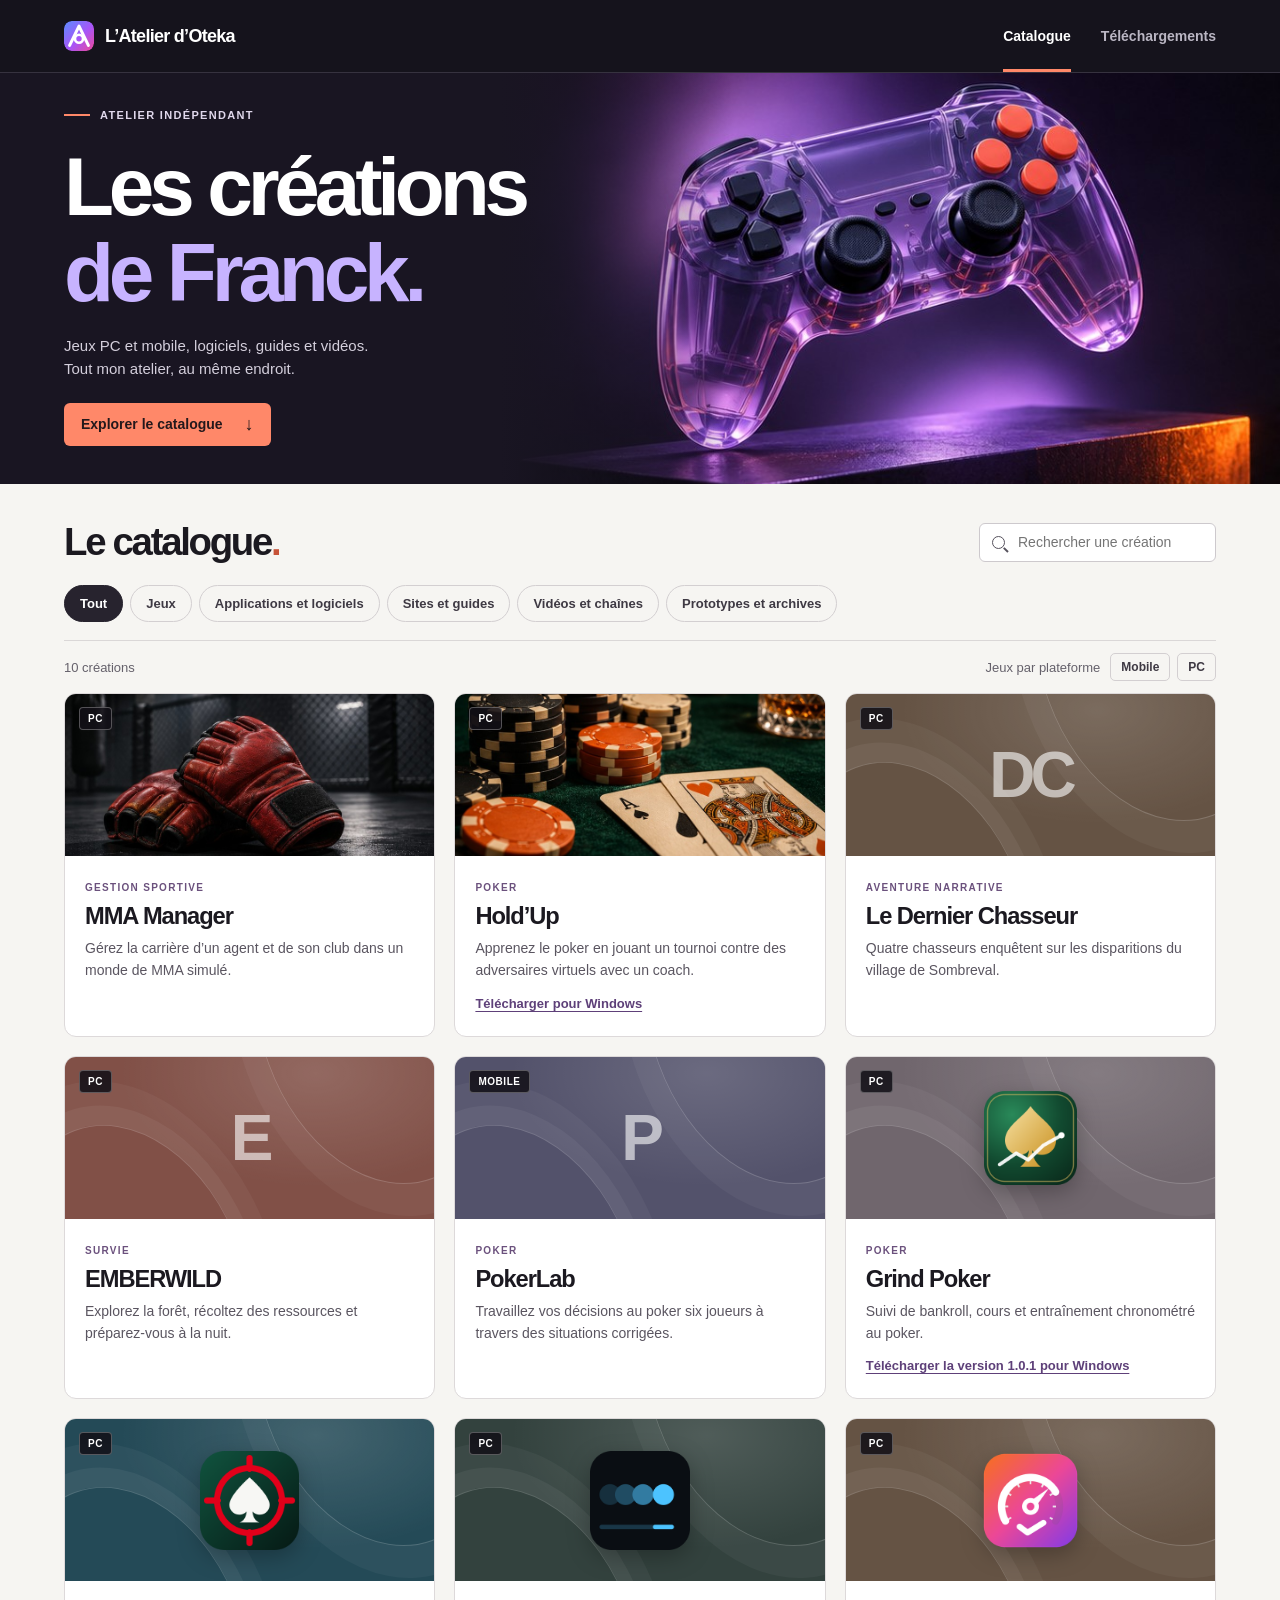
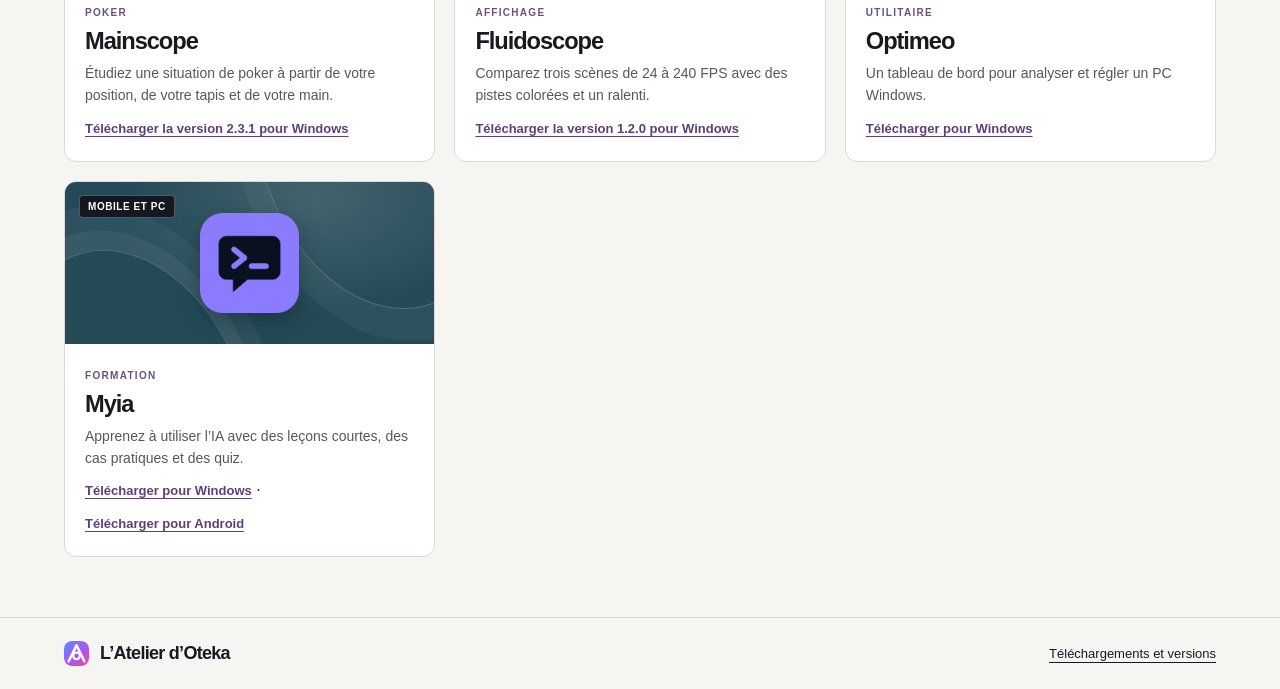
<file: index.html>
<!doctype html>
<html lang="fr">
<head>
  <meta charset="utf-8">
  <meta name="viewport" content="width=device-width,initial-scale=1">
  <meta name="description" content="Les jeux, applications, guides et vidéos de Franck.">
  <meta name="theme-color" content="#15131c">
  <link rel="icon" href="images/logo.svg">
  <link rel="stylesheet" href="css/atelier.css">
  <title>Catalogue — L’Atelier d’Oteka</title>
</head>
<body><header class="top"><div class="wrap topline">
  <a class="brand" href="index.html"><img src="images/logo.svg" width="30" height="30" alt="">L’Atelier d’Oteka</a>
  <nav class="mainnav" aria-label="Navigation principale">
    <a href="#catalogue" aria-current="page">Catalogue</a>
    <a href="telechargements.html">Téléchargements</a>
  </nav>
</div></header>
<main>
  <section class="hero"><div class="hero-art" aria-hidden="true"></div><div class="wrap hero-inner">
    <div class="hero-copy"><p class="kicker"><i></i> Atelier indépendant</p>
    <h1>Les créations<br><em>de Franck.</em></h1>
    <p class="intro">Jeux PC et mobile, logiciels, guides et vidéos.<br>Tout mon atelier, au même endroit.</p>
    <a class="action" href="#catalogue">Explorer le catalogue <span aria-hidden="true">↓</span></a>
    </div></div></section>
  <section id="catalogue" class="wrap collection" aria-labelledby="catalogue-title">
    <div class="sectionhead"><h2 id="catalogue-title">Le catalogue<span class="dot">.</span></h2><label class="search"><span aria-hidden="true" class="lens"></span><input id="q" type="search" aria-label="Rechercher une création" placeholder="Rechercher une création"></label></div>
    <nav class="bar" aria-label="Catégories"><button data-category="-1" aria-pressed="true">Tout</button>
<button data-category="0" aria-pressed="false">Jeux</button>
<button data-category="1" aria-pressed="false">Applications et logiciels</button>
<button data-category="2" aria-pressed="false">Sites et guides</button>
<button data-category="3" aria-pressed="false">Vidéos et chaînes</button>
<button data-category="4" aria-pressed="false">Prototypes et archives</button></nav>
    <div class="subrow"><p aria-live="polite" id="result">10 créations</p><div class="devices" role="group" aria-label="Jeux par plateforme"><span>Jeux par plateforme</span><button data-platform="Mobile" aria-pressed="false">Mobile</button><button data-platform="PC" aria-pressed="false">PC</button></div></div>
    <div class="cards">
<article data-group="0" data-device="PC">
    <div class="visual photo" style="--tint:#244a57"><img class="cover" src="images/mma.jpg" alt="" loading="lazy"><span class="device">PC</span></div>
    <div class="body"><span class="meta">Gestion sportive</span><h3>MMA Manager</h3><p>Gérez la carrière d’un agent et de son club dans un monde de MMA simulé.</p></div>
  </article>
<article data-group="0" data-device="PC">
    <div class="visual photo" style="--tint:#33423e"><img class="cover" src="images/poker.jpg" alt="" loading="lazy"><span class="device">PC</span></div>
    <div class="body"><span class="meta">Poker</span><h3>Hold’Up</h3><p>Apprenez le poker en jouant un tournoi contre des adversaires virtuels avec un coach.</p><a download href="telechargements/HoldUp-Installation-0.5.0.exe">Télécharger pour Windows</a></div>
  </article>
<article data-group="0" data-device="PC">
    <div class="visual poster" style="--tint:#655344"><span class="lettermark" aria-hidden="true">DC</span><span class="device">PC</span></div>
    <div class="body"><span class="meta">Aventure narrative</span><h3>Le Dernier Chasseur</h3><p>Quatre chasseurs enquêtent sur les disparitions du village de Sombreval.</p></div>
  </article>
<article data-group="0" data-device="PC">
    <div class="visual poster" style="--tint:#815047"><span class="lettermark" aria-hidden="true">E</span><span class="device">PC</span></div>
    <div class="body"><span class="meta">Survie</span><h3>EMBERWILD</h3><p>Explorez la forêt, récoltez des ressources et préparez-vous à la nuit.</p></div>
  </article>
<article data-group="0" data-device="Mobile">
    <div class="visual poster" style="--tint:#53526b"><span class="lettermark" aria-hidden="true">P</span><span class="device">Mobile</span></div>
    <div class="body"><span class="meta">Poker</span><h3>PokerLab</h3><p>Travaillez vos décisions au poker six joueurs à travers des situations corrigées.</p></div>
  </article>
<article data-group="1" data-device="PC">
    <div class="visual poster" style="--tint:#70666d"><img class="emblem" src="images/grind-poker.png" alt="" loading="lazy"><span class="device">PC</span></div>
    <div class="body"><span class="meta">Poker</span><h3>Grind Poker</h3><p>Suivi de bankroll, cours et entraînement chronométré au poker.</p><a download href="telechargements/GrindPoker-Installation-1.0.1.exe">Télécharger la version 1.0.1 pour Windows</a></div>
  </article>
<article data-group="1" data-device="PC">
    <div class="visual poster" style="--tint:#244a57"><img class="emblem" src="images/mainscope-1.0.0.png" alt="" loading="lazy"><span class="device">PC</span></div>
    <div class="body"><span class="meta">Poker</span><h3>Mainscope</h3><p>Étudiez une situation de poker à partir de votre position, de votre tapis et de votre main.</p><a download href="telechargements/Mainscope-Installation-2.3.1.exe">Télécharger la version 2.3.1 pour Windows</a></div>
  </article>
<article data-group="1" data-device="PC">
    <div class="visual poster" style="--tint:#33423e"><img class="emblem" src="images/fluidoscope.png" alt="" loading="lazy"><span class="device">PC</span></div>
    <div class="body"><span class="meta">Affichage</span><h3>Fluidoscope</h3><p>Comparez trois scènes de 24 à 240 FPS avec des pistes colorées et un ralenti.</p><a download href="telechargements/Fluidoscope-1.2.0.exe">Télécharger la version 1.2.0 pour Windows</a></div>
  </article>
<article data-group="1" data-device="PC">
    <div class="visual poster" style="--tint:#655344"><img class="emblem" src="images/optimeo.png" alt="" loading="lazy"><span class="device">PC</span></div>
    <div class="body"><span class="meta">Utilitaire</span><h3>Optimeo</h3><p>Un tableau de bord pour analyser et régler un PC Windows.</p><a download href="telechargements/Optimeo-Installation-1.1.1.exe">Télécharger pour Windows</a></div>
  </article>
<article data-group="1" data-device="Mobile et PC">
    <div class="visual poster" style="--tint:#244a57"><img class="emblem" src="images/myia.png" alt="" loading="lazy"><span class="device">Mobile et PC</span></div>
    <div class="body"><span class="meta">Formation</span><h3>Myia</h3><p>Apprenez à utiliser l’IA avec des leçons courtes, des cas pratiques et des quiz.</p><a download href="telechargements/Myia-Installation-1.1.1.exe">Télécharger pour Windows</a> · <a download href="telechargements/Myia-1.1.1.apk">Télécharger pour Android</a></div>
  </article>
</div>
    <p id="empty" class="empty" hidden>Aucune création ne correspond à cette recherche.</p>
  </section></main><footer><div class="wrap foot"><a class="brand" href="index.html"><img src="images/logo.svg" width="25" height="25" alt="">L’Atelier d’Oteka</a><a href="telechargements.html#creations">Téléchargements et versions</a></div></footer>
<script src="js/catalogue.js"></script></body></html>
</file>
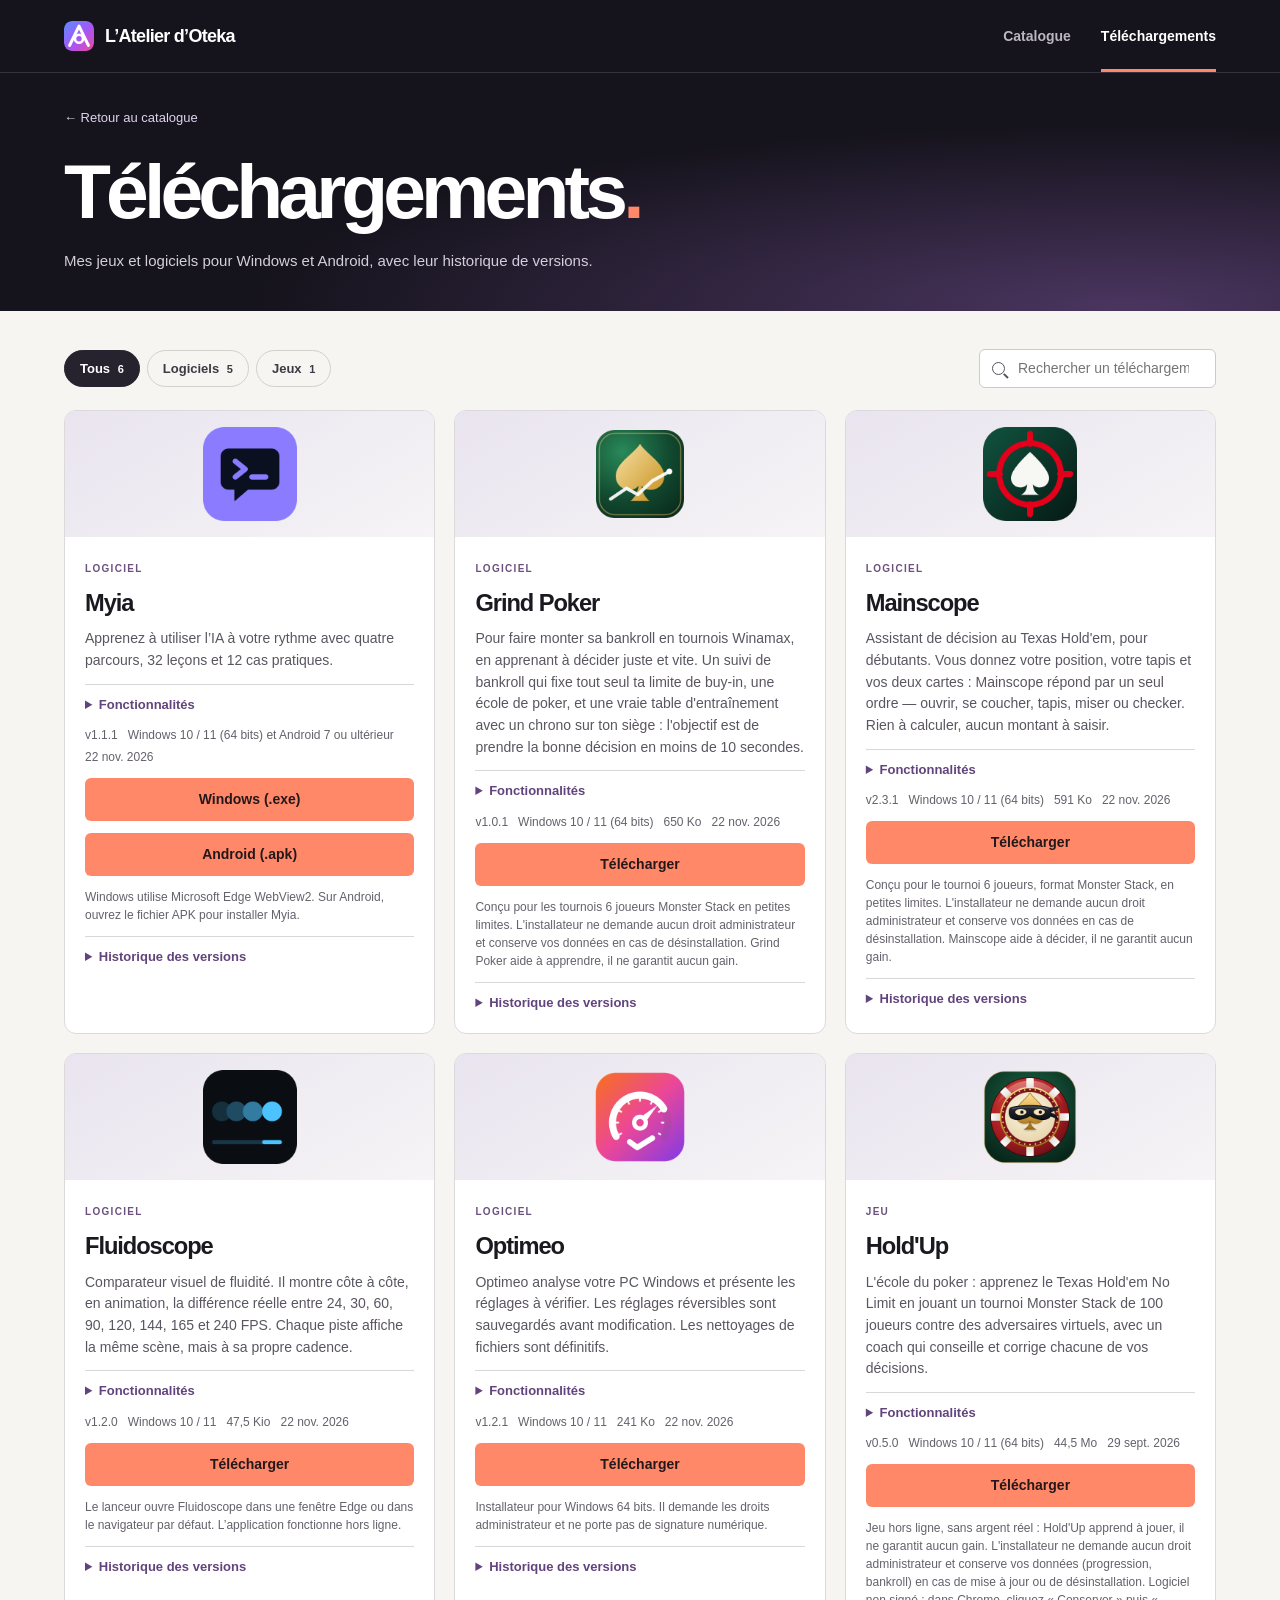
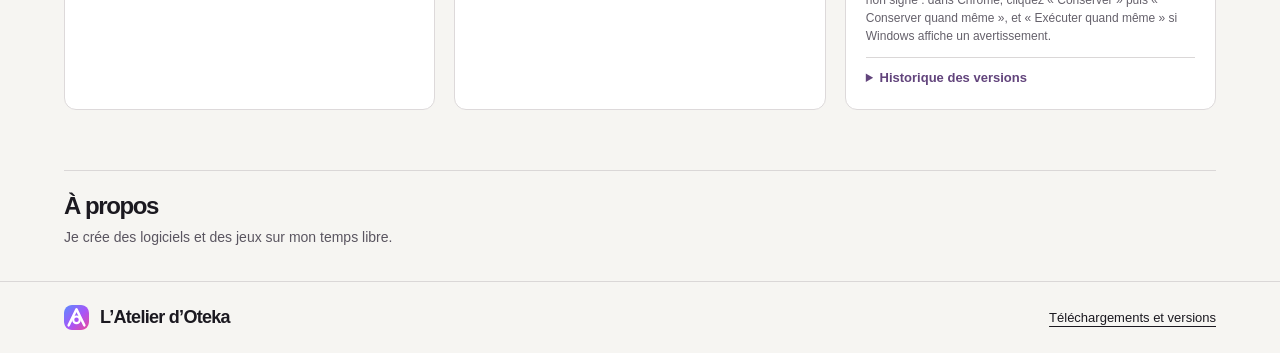
<file: telechargements.html>
<!doctype html>
<html lang="fr">
<head>
  <meta charset="utf-8">
  <meta name="viewport" content="width=device-width,initial-scale=1">
  <meta name="description" content="Téléchargez les jeux et logiciels de Franck pour Windows et Android et consultez leur historique.">
  <meta name="theme-color" content="#15131c">
  <link rel="icon" href="images/logo.svg">
  <link rel="stylesheet" href="css/atelier.css">
  <title>Téléchargements — L’Atelier d’Oteka</title>
</head>
<body><header class="top"><div class="wrap topline">
  <a class="brand" href="index.html"><img src="images/logo.svg" width="30" height="30" alt="">L’Atelier d’Oteka</a>
  <nav class="mainnav" aria-label="Navigation principale">
    <a href="index.html#catalogue">Catalogue</a>
    <a href="telechargements.html" aria-current="page">Téléchargements</a>
  </nav>
</div></header>
<main>
  <section class="download-hero"><div class="wrap"><a class="back" href="index.html#catalogue">← Retour au catalogue</a>
  <h1>Téléchargements<span class="dot">.</span></h1><p>Mes jeux et logiciels pour Windows et Android, avec leur historique de versions.</p></div></section>
  <section class="wrap collection" id="creations" aria-label="Fichiers à télécharger">
    <div class="tools"><div class="filtres" role="group" aria-label="Filtrer par type">
          <button class="filtre actif" data-filtre="tous">Tous <span class="compteur" data-compteur="tous">0</span></button>
          <button class="filtre" data-filtre="logiciel">Logiciels <span class="compteur" data-compteur="logiciel">0</span></button>
          <button class="filtre" data-filtre="jeu">Jeux <span class="compteur" data-compteur="jeu">0</span></button>
        </div><label class="search"><span aria-hidden="true" class="lens"></span><input id="recherche" type="search" aria-label="Rechercher un téléchargement" placeholder="Rechercher un téléchargement"></label></div>
    <div id="grille" class="grille" aria-live="polite"></div><p id="vide" class="empty" hidden></p>
  </section><section class="wrap about" id="apropos"><h2>À propos</h2><p id="site-apropos"></p></section>
</main><footer><div class="wrap foot"><a class="brand" href="index.html"><img src="images/logo.svg" width="25" height="25" alt="">L’Atelier d’Oteka</a><a href="telechargements.html#creations">Téléchargements et versions</a></div></footer>
<script src="js/creations.js"></script><script src="js/app.js"></script></body></html>
</file>
<file: css/atelier.css>
:root {
  color-scheme: light;
  --paper: #f6f5f2;
  --ink: #1b1920;
  --muted: #65616b;
  --line: #dad7d7;
  --night: #15131c;
  --coral: #ff8869;
  --violet: #c7b3ff;
  --display: "Bahnschrift", "Arial", sans-serif;
  --sans: "Inter", "Segoe UI", sans-serif;
}
* { box-sizing: border-box }
html { scroll-behavior: smooth }
body { margin: 0; font: 16px/1.5 var(--sans); background: var(--paper); color: var(--ink) }
a { color: inherit }
button, input { font: inherit }
button, summary { cursor: pointer }
a:focus-visible, button:focus-visible, input:focus-visible, summary:focus-visible { outline: 3px solid #9976e9; outline-offset: 3px }
[hidden] { display: none !important }
.wrap { width: min(1240px, 90%); margin-inline: auto }
.top { color: #fff; background: var(--night); border-bottom: 1px solid #36323f }
.topline, .foot, .sectionhead, .tools, .subrow { display: flex; justify-content: space-between; align-items: center; gap: 20px }
.topline { min-height: 72px }
.brand { display: inline-flex; align-items: center; gap: 11px; text-decoration: none; font-size: 18px; font-weight: 720; letter-spacing: -.04em }
.brand img { border-radius: 8px }
.mainnav { display: flex; gap: 30px; align-self: stretch }
.mainnav a { position: relative; display: grid; place-items: center; font-size: 14px; font-weight: 550; text-decoration: none; color: #bab6c3 }
.mainnav a[aria-current], .mainnav a:hover { color: #fff }
.mainnav a[aria-current]::after { content: ""; position: absolute; left: 0; right: 0; bottom: 0; height: 3px; background: var(--coral) }
.hero { position: relative; isolation: isolate; overflow: hidden; background: #191522; color: #fff }
.hero-art { position: absolute; inset: 0 0 0 39%; z-index: -1; background: linear-gradient(90deg,#191522 0%,transparent 30%), url("../images/studio.jpg") center 53% / cover no-repeat }
.hero-inner { display: flex; align-items: center; min-height: clamp(365px,31vw,475px); padding-block: 34px 38px }
.hero-copy { position: relative }
.kicker, .meta, .badge, .device { font-size: 11px; font-weight: 700; letter-spacing: .12em; text-transform: uppercase }
.kicker { margin: 0 0 20px; display: flex; align-items: center; gap: 10px; color: #e0d8ec }
.kicker i { display: block; height: 2px; width: 26px; background: var(--coral) }
h1, h2, h3 { font-family: var(--display); margin: 0; line-height: 1.06 }
h1 { font-size: clamp(62px,6.4vw,102px); font-weight: 750; letter-spacing: -.063em }
h1 em { color: var(--violet); font-style: normal }
.intro, .download-hero p { color: #d4cfdc; line-height: 1.55; margin: 17px 0 22px; font-size: clamp(15px,1.1vw,18px) }
.action, .bouton { display: inline-flex; align-items: center; justify-content: center; gap: 22px; background: var(--coral); color: #24181b; border-radius: 6px; text-decoration: none; padding: 11px 17px; font-size: 14px; font-weight: 700 }
.action span { font-size: 18px; line-height: 1 }
.action:hover, .bouton:hover { background: #ffac94 }
.collection { padding-block: clamp(30px,3vw,48px) 60px; scroll-margin-top: 12px }
h2 { font-size: clamp(32px,3vw,48px); letter-spacing: -.06em }
.dot { color: #c75338 }
.search { display: flex; align-items: center; padding: 0 12px; gap: 10px; min-height: 39px; border: 1px solid #cdc9cd; border-radius: 6px; background: #fff }
.search:focus-within { outline: 2px solid #7854ad }
.search input { padding: 8px 0; width: 185px; max-width: 100%; min-width: 0; border: 0; background: transparent; color: var(--ink); outline: none; font-size: 14px }
.lens { position: relative; width: 13px; height: 13px; border: 1.7px solid #56525d; border-radius: 50%; margin-right: 3px }
.lens::after { content: ""; position: absolute; right: -5px; bottom: -3px; width: 6px; height: 1.7px; background: #56525d; transform: rotate(45deg) }
.bar, .filtres, .devices { display: flex; align-items: center; gap: 7px; flex-wrap: wrap }
.bar { padding-block: 22px 18px; border-bottom: 1px solid var(--line) }
.bar button, .filtre, .devices button { color: #3e3943; border: 1px solid #d3cfd1; background: transparent; border-radius: 99px; padding: 8px 15px; font-size: 13px; font-weight: 600 }
button[aria-pressed="true"], .filtre.actif { background: #27232e; border-color: #27232e; color: white }
.bar button:hover, .filtre:hover, .devices button:hover { border-color: #766b80 }
.subrow { padding-block: 12px; color: var(--muted); font-size: 13px }
.subrow p { margin: 0 }
.devices span { margin-right: 3px }
.devices button { padding: 4px 10px; font-size: 12px; border-radius: 5px }
.cards, .grille { display: grid; grid-template-columns: repeat(3,minmax(0,1fr)); gap: clamp(14px,1.5vw,24px) }
article { background: #fff; border: 1px solid #ddd9da; border-radius: 12px; overflow: hidden; min-width: 0 }
.visual { position: relative; aspect-ratio: 2.28; overflow: hidden; isolation: isolate; background: var(--tint) }
.cover { display: block; width: 100%; height: 100%; object-fit: cover }
.device { position: absolute; left: 14px; top: 13px; background: rgba(19,17,24,.87); color: #fff; border: 1px solid #ffffff47; border-radius: 4px; padding: 3px 8px; letter-spacing: .055em; font-size: 10px }
.poster { display: grid; place-items: center; background: radial-gradient(ellipse at 68% 10%,#ffffff24,transparent 55%),var(--tint) }
.poster::before, .poster::after { content: ""; position: absolute; z-index: -1; height: 200%; aspect-ratio: 1; border: 1px solid #ffffff32; border-radius: 50%; transform: rotate(-20deg) scaleX(.7) }
.poster::before { right: 38%; bottom: -140%; box-shadow: 0 0 0 20px #ffffff0d,0 0 0 45px #ffffff0a }
.poster::after { left: 40%; top: -120%; box-shadow: 0 0 0 33px #ffffff0a }
.emblem { width: 27%; max-height: 82%; object-fit: contain; filter: drop-shadow(0 7px 11px #0004) }
.lettermark { font: 720 clamp(48px,5vw,83px)/1 var(--display); letter-spacing: -.08em; color: #fff9 }
.body, .carte__corps { padding: 18px 20px 21px }
.meta, .badge { color: #6b517d; font-size: 10px; letter-spacing: .13em }
h3 { font-size: clamp(23px,1.85vw,30px); letter-spacing: -.045em; margin-top: 6px }
.body p, .carte__desc, .about p { margin: 9px 0 0; color: #5a5560; font-size: 14px; line-height: 1.55 }
.body a { display: inline-block; margin-top: 12px; color: #5e4079; font-size: 13px; font-weight: 650; text-underline-offset: 3px }
.empty { padding: 26px; background: #fff; border: 1px dashed var(--line); border-radius: 8px; text-align: center }
footer { border-top: 1px solid var(--line) }
.foot { padding-block: 22px }
.foot > a:last-child { font-size: 13px; text-underline-offset: 4px }
.download-hero { background: radial-gradient(ellipse at 88% 98%,#4a355f,transparent 55%),var(--night); color: #fff; padding: 32px 0 38px }
.download-hero h1 { font-size: clamp(36px,6vw,80px); margin-top: 22px; overflow-wrap: anywhere }
.download-hero .dot { color: var(--coral) }
.download-hero p { margin-bottom: 0 }
.back { font-size: 13px; color: #ded3ed; text-decoration: none }
.back:hover { text-decoration: underline }
.tools { margin-bottom: 22px }
.compteur { margin-left: 4px; font-size: 11px }
.carte__image { display: block; width: 100%; height: 126px; object-fit: contain; padding: 16px; background: linear-gradient(150deg,#e9e4ef,#f6f4f6) }
.carte__corps > * + * { margin-top: 12px }
.carte__infos { display: flex; flex-wrap: wrap; gap: 4px 10px; color: var(--muted); font-size: 12px }
.bouton { width: 100% }
.carte__note { font-size: 12px; color: var(--muted) }
.features, .historique { border-top: 1px solid var(--line); padding-top: 10px; font-size: 13px }
summary { width: fit-content; color: #62447c; font-weight: 650 }
.carte__points, .historique__version ul { padding-left: 18px }
.historique__liste { list-style: none; padding: 0 }
.historique__entete { display: flex; justify-content: space-between; gap: 8px; margin: 12px 0 5px }
.about { border-top: 1px solid var(--line); padding: 22px 0 32px }
.about h2 { font-size: 24px }
@media (max-width: 890px) {
  .cards, .grille { grid-template-columns: repeat(2,minmax(0,1fr)) }
  .hero-art { left: 33% }
  .hero-inner { min-height: 345px }
}
@media (max-width: 620px) {
  .wrap { width: 91% }
  .topline { gap: 5px; min-height: 59px }
  .brand { font-size: 15px; gap: 7px }
  .brand img { width: 24px; height: 24px }
  .mainnav { gap: 11px }
  .mainnav a { font-size: 12px }
  .hero { display: flex; flex-direction: column }
  .hero-art { position: relative; inset: auto; order: 2; width: 100%; height: clamp(160px,44vw,230px); background: linear-gradient(180deg,#191522 0%,transparent 25%),url("../images/studio.jpg") center 52% / cover }
  .hero-inner { min-height: 0; padding: 28px 0 2px }
  h1 { font-size: clamp(49px,12.8vw,69px); line-height: .98 }
  .kicker { margin-bottom: 12px; font-size: 10px }
  .intro { font-size: 14px; margin: 13px 0 14px }
  .action { padding: 8px 13px; font-size: 13px }
  .collection { padding-block: 26px 36px }
  .sectionhead, .tools { flex-wrap: wrap; gap: 12px }
  .sectionhead .search, .tools .search { width: 100% }
  .search input { flex: 1 }
  .bar { gap: 6px; padding-block: 14px 12px }
  .bar button, .filtre { padding: 6px 11px; font-size: 12px }
  .subrow { gap: 5px; flex-wrap: wrap; font-size: 12px }
  .devices { gap: 5px }
  .devices button { padding: 4px 8px }
  .cards, .grille { grid-template-columns: 1fr }
  .body { padding: 14px 16px 17px }
  .foot { flex-wrap: wrap; gap: 10px }
}
@media (max-width: 355px) {
  .topline { flex-wrap: wrap; align-content: center; row-gap: 3px; padding: 8px 0 }
  .mainnav a { padding-block: 3px }
}
@media (prefers-reduced-motion: reduce) { html { scroll-behavior: auto } }
</file>
